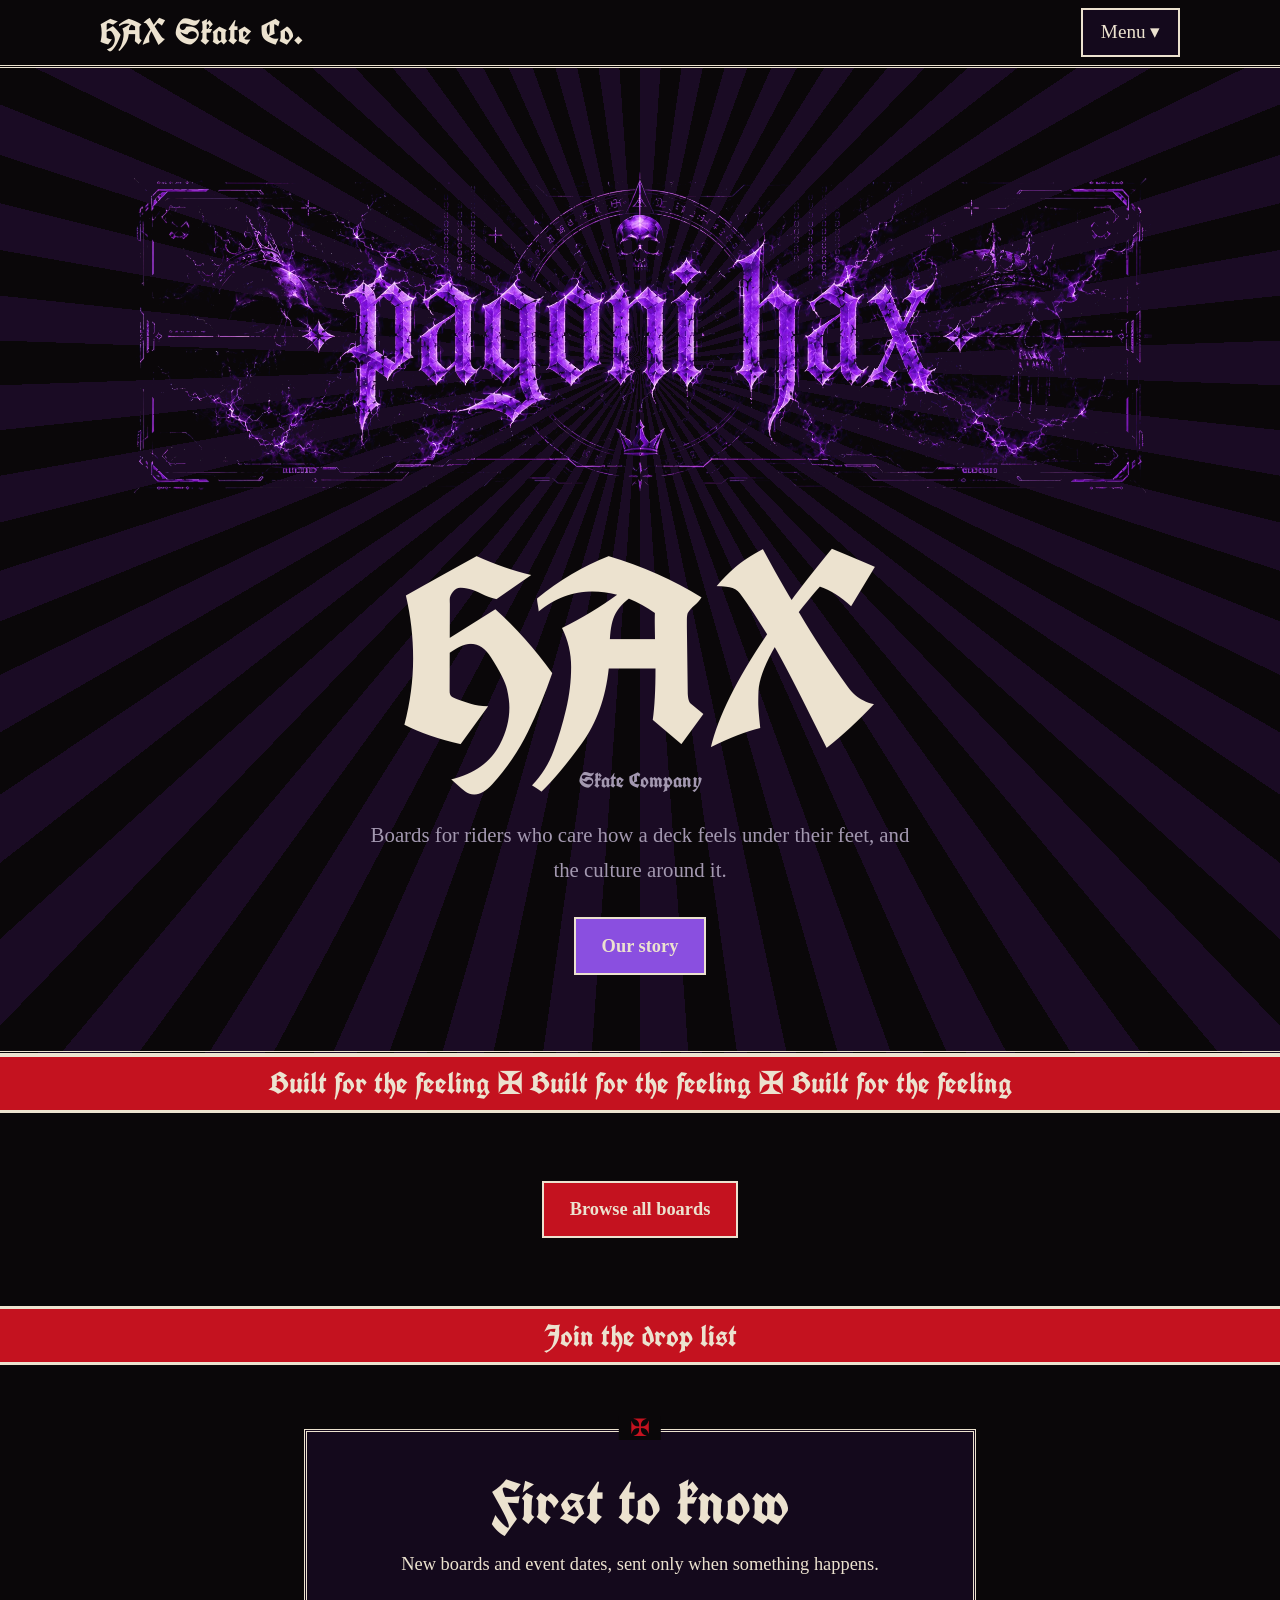
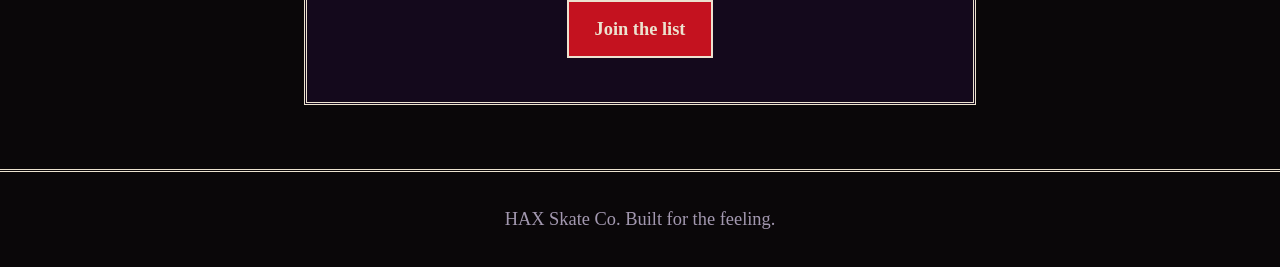
<file: index.html>
<!doctype html><html lang="en"><head><meta charset="utf-8"><meta name="viewport" content="width=device-width,initial-scale=1"><title>Built for the Feeling | HAX Skate Co.</title><meta name="description" content="HAX Skate Company makes skateboards for riders who care about how a board feels and the culture around it."><link rel="preconnect" href="https://fonts.googleapis.com"><link rel="preconnect" href="https://fonts.gstatic.com" crossorigin><link href="https://fonts.googleapis.com/css2?family=IM+Fell+English:ital@0;1&family=UnifrakturCook:wght@700&display=swap" rel="stylesheet"><link rel="stylesheet" href="styles.css"></head><body><header><div class="wrap"><a class="logo" href="/">HAX Skate Co.</a><details class="menu"><summary>Menu</summary><nav aria-label="Main"><a href="/" aria-current="page">Home</a><a href="/boards">Boards</a><a href="/story">Story</a><a href="/out-there">Out There</a><a href="/newsletter">Newsletter</a></nav></details></div></header><main><div class="hero"><div class="slot hero-slot"><img src="images/hero.jpg" alt="Pagoni Hax logo banner in purple gothic lettering with skulls and lightning"></div><h1>HAX</h1><p class="sub">Skate Company</p><p>Boards for riders who care how a deck feels under their feet, and the culture around it.</p><a class="btn alt" href="/story">Our story</a></div><div class="band">Built for the feeling &#10016; Built for the feeling &#10016; Built for the feeling</div><section><div class="wrap center"><a class="btn" href="/boards">Browse all boards</a></div></section><div class="band">Join the drop list</div><section><div class="wrap"><div class="frame"><h2>First to know</h2><p>New boards and event dates, sent only when something happens.</p><a class="btn" href="/newsletter">Join the list</a></div></div></section></main><footer><div class="wrap">HAX Skate Co. Built for the feeling.</div></footer></body></html>
</file>
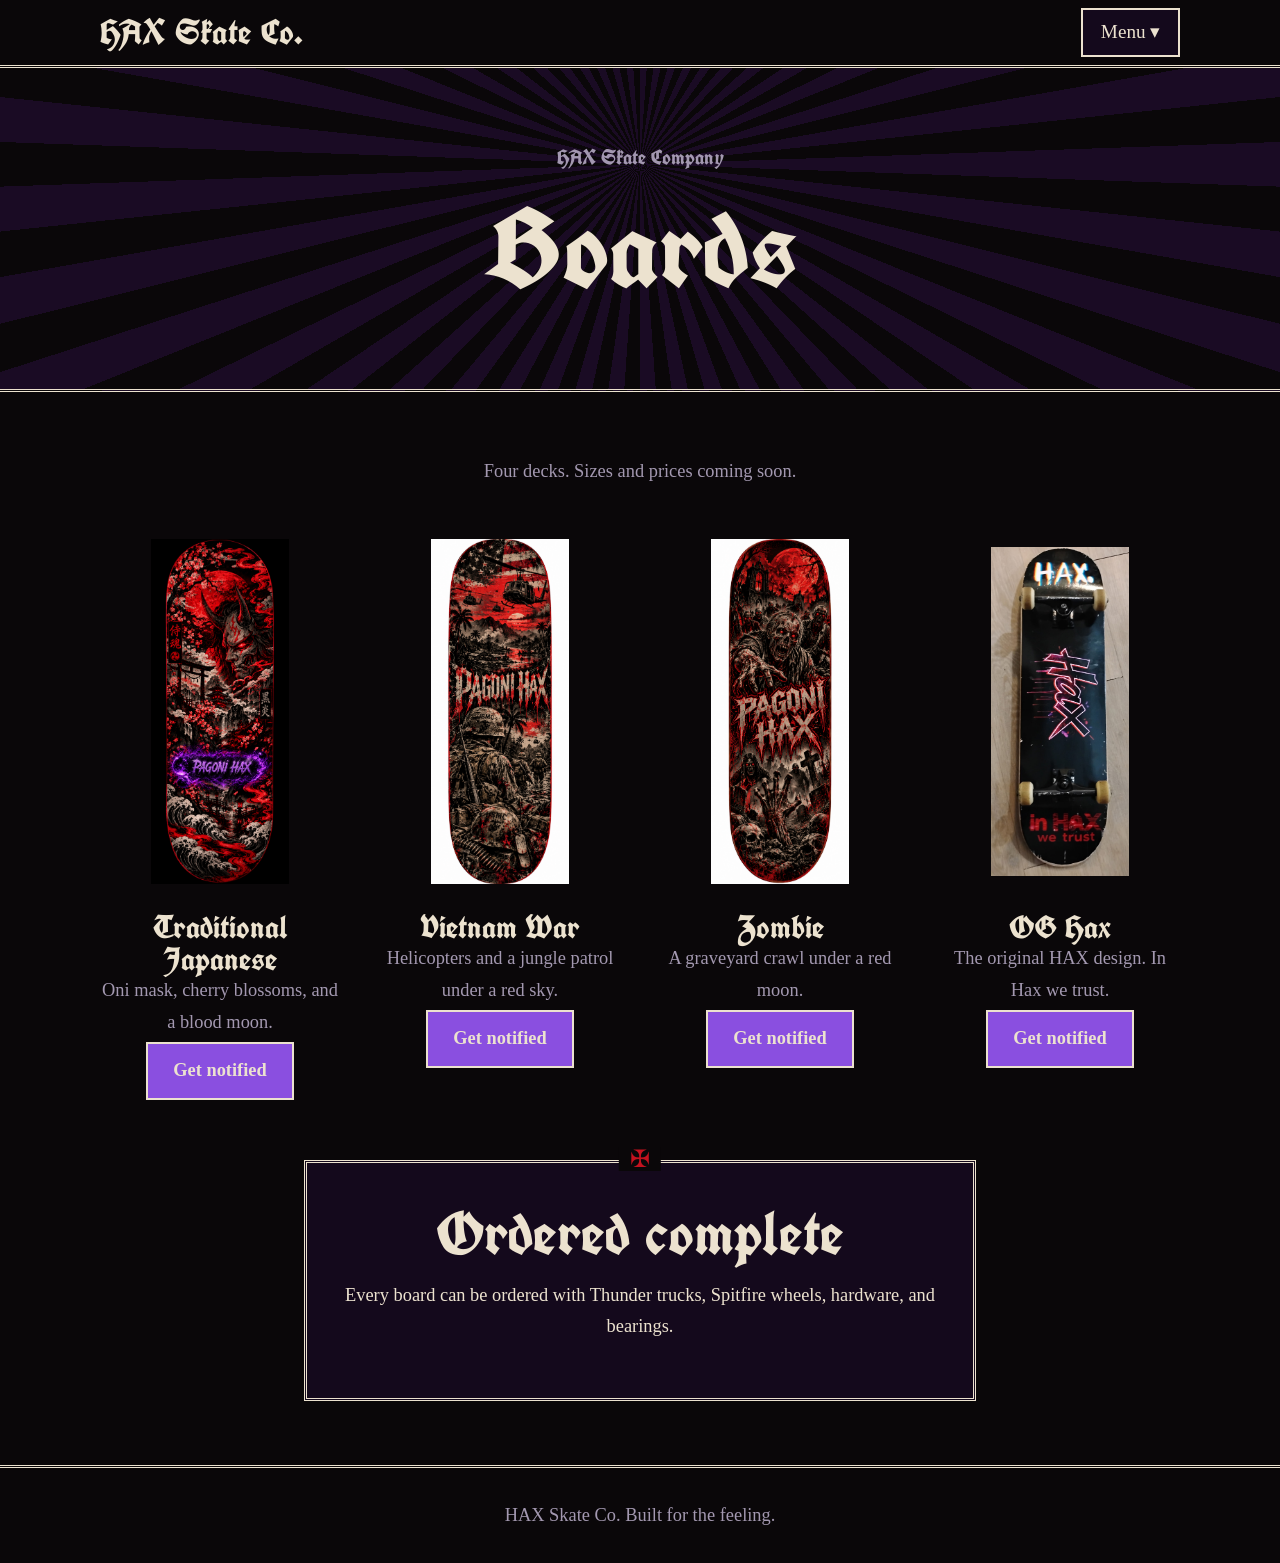
<file: boards.html>
<!doctype html><html lang="en"><head><meta charset="utf-8"><meta name="viewport" content="width=device-width,initial-scale=1"><title>Boards | HAX Skate Co.</title><meta name="description" content="HAX Skate Company makes skateboards for riders who care about how a board feels and the culture around it."><link rel="preconnect" href="https://fonts.googleapis.com"><link rel="preconnect" href="https://fonts.gstatic.com" crossorigin><link href="https://fonts.googleapis.com/css2?family=IM+Fell+English:ital@0;1&family=UnifrakturCook:wght@700&display=swap" rel="stylesheet"><link rel="stylesheet" href="styles.css"></head><body><header><div class="wrap"><a class="logo" href="/">HAX Skate Co.</a><details class="menu"><summary>Menu</summary><nav aria-label="Main"><a href="/">Home</a><a href="/boards" aria-current="page">Boards</a><a href="/story">Story</a><a href="/out-there">Out There</a><a href="/newsletter">Newsletter</a></nav></details></div></header><main><div class="hero small"><p class="sub">HAX Skate Company</p><h1>Boards</h1></div><section><div class="wrap"><p class="lead">Four decks. Sizes and prices coming soon.</p><div class="decks"><div class="deck"><div class="slot"><img src="images/deck-japanese.png" alt="Traditional Japanese deck: oni mask, cherry blossoms, and a red moon" loading="lazy"></div><h3>Traditional Japanese</h3><p>Oni mask, cherry blossoms, and a blood moon.</p><a class="btn alt" href="/newsletter">Get notified</a></div><div class="deck"><div class="slot"><img src="images/deck-vietnam.png" alt="Vietnam War deck: helicopters over the jungle and Marines on patrol" loading="lazy"></div><h3>Vietnam War</h3><p>Helicopters and a jungle patrol under a red sky.</p><a class="btn alt" href="/newsletter">Get notified</a></div><div class="deck"><div class="slot"><img src="images/deck-zombie.png" alt="Zombie deck: a zombie and skulls in a graveyard" loading="lazy"></div><h3>Zombie</h3><p>A graveyard crawl under a red moon.</p><a class="btn alt" href="/newsletter">Get notified</a></div><div class="deck"><div class="slot"><img src="images/deck-og.jpg" alt="OG HAX deck with the neon Hax logo" loading="lazy"></div><h3>OG Hax</h3><p>The original HAX design. In Hax we trust.</p><a class="btn alt" href="/newsletter">Get notified</a></div></div><div class="frame"><h2>Ordered complete</h2><p>Every board can be ordered with Thunder trucks, Spitfire wheels, hardware, and bearings.</p></div></div></section></main><footer><div class="wrap">HAX Skate Co. Built for the feeling.</div></footer></body></html>
</file>
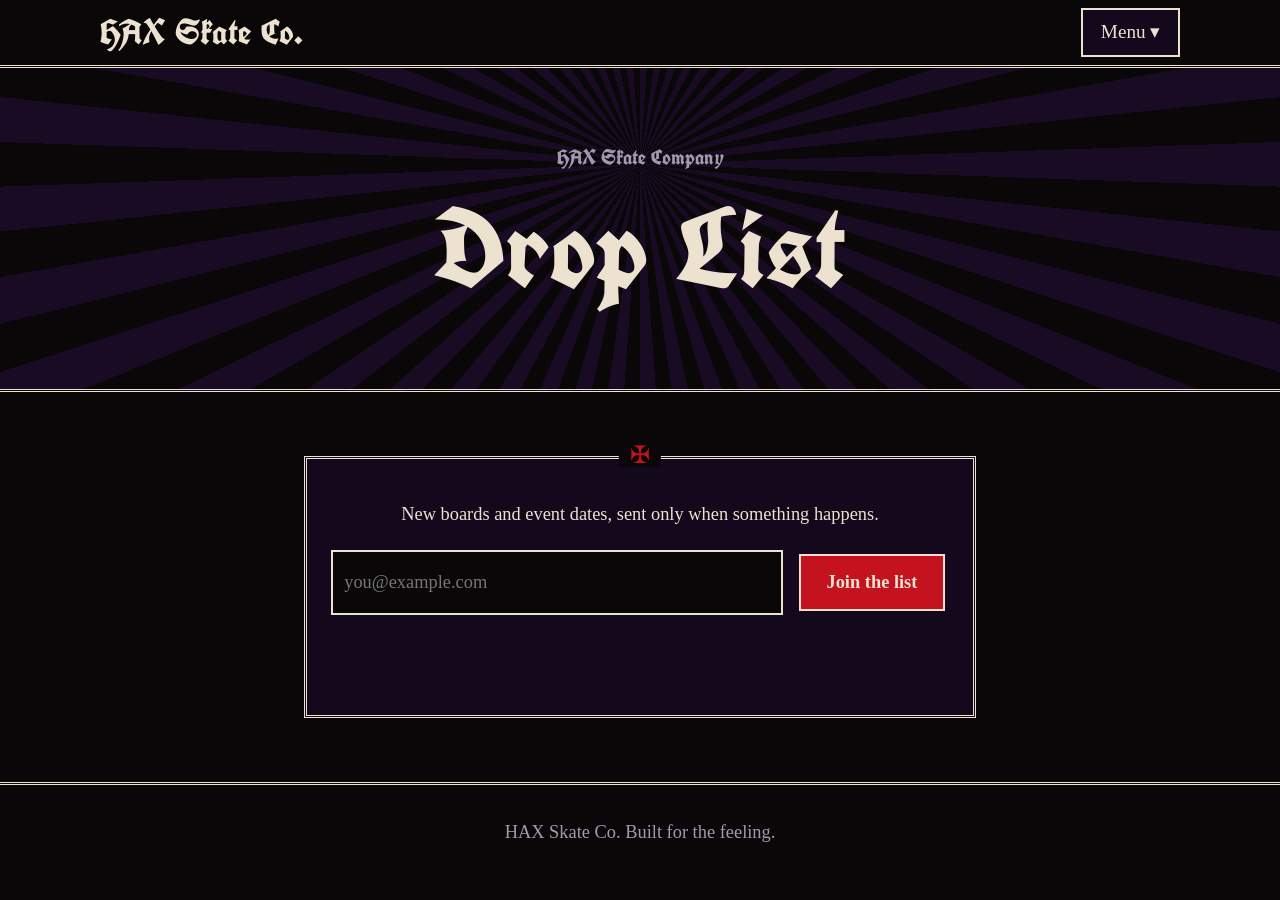
<file: newsletter.html>
<!doctype html><html lang="en"><head><meta charset="utf-8"><meta name="viewport" content="width=device-width,initial-scale=1"><title>Newsletter | HAX Skate Co.</title><meta name="description" content="HAX Skate Company makes skateboards for riders who care about how a board feels and the culture around it."><link rel="preconnect" href="https://fonts.googleapis.com"><link rel="preconnect" href="https://fonts.gstatic.com" crossorigin><link href="https://fonts.googleapis.com/css2?family=IM+Fell+English:ital@0;1&family=UnifrakturCook:wght@700&display=swap" rel="stylesheet"><link rel="stylesheet" href="styles.css"></head><body><header><div class="wrap"><a class="logo" href="/">HAX Skate Co.</a><details class="menu"><summary>Menu</summary><nav aria-label="Main"><a href="/">Home</a><a href="/boards">Boards</a><a href="/story">Story</a><a href="/out-there">Out There</a><a href="/newsletter" aria-current="page">Newsletter</a></nav></details></div></header><main><div class="hero small"><p class="sub">HAX Skate Company</p><h1>Drop List</h1></div><section><div class="wrap"><div class="frame"><p>New boards and event dates, sent only when something happens.</p>
<form id="f" action="https://formsubmit.co/ajax/pagonihaxco@yahoo.com" method="POST">
  <input id="e" name="email" type="email" required placeholder="you@example.com" autocomplete="email" aria-label="Email address">
  <input type="hidden" name="_subject" value="New HAX Skate Co. Drop List signup">
  <input type="text" name="_honey" style="display:none" tabindex="-1" autocomplete="off">
  <button class="btn" type="submit">Join the list</button>
</form>
<p id="msg" role="status"></p></div></div></section>
<script>
document.getElementById("f").addEventListener("submit", async function (e) {
  e.preventDefault();
  const msg = document.getElementById("msg");
  const btn = this.querySelector("button");
  btn.disabled = true;
  msg.textContent = "Adding you...";
  try {
    const res = await fetch(this.action, {
      method: "POST",
      headers: { "Accept": "application/json" },
      body: new FormData(this)
    });
    const data = await res.json().catch(function () { return {}; });
    console.log("FormSubmit response:", res.status, data);
    if (!res.ok || data.success === false || data.success === "false") {
      throw new Error(data.message || "Request failed");
    }
    msg.textContent = "You are on the list: " + document.getElementById("e").value;
    this.reset();
  } catch (err) {
    msg.textContent = "Something went wrong: " + err.message;
  } finally {
    btn.disabled = false;
  }
});
</script></main><footer><div class="wrap">HAX Skate Co. Built for the feeling.</div></footer></body></html>
</file>
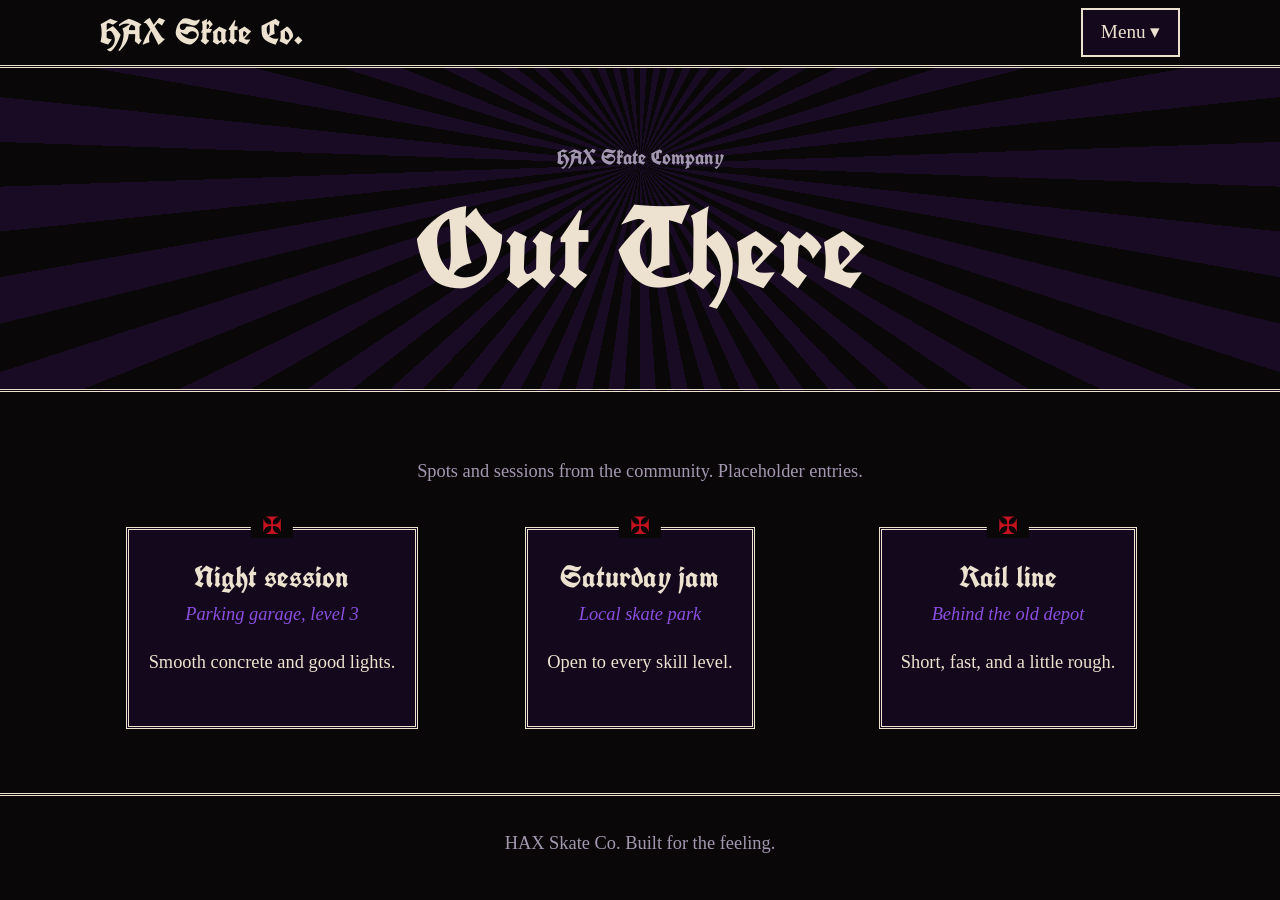
<file: out-there.html>
<!doctype html><html lang="en"><head><meta charset="utf-8"><meta name="viewport" content="width=device-width,initial-scale=1"><title>Out There | HAX Skate Co.</title><meta name="description" content="HAX Skate Company makes skateboards for riders who care about how a board feels and the culture around it."><link rel="preconnect" href="https://fonts.googleapis.com"><link rel="preconnect" href="https://fonts.gstatic.com" crossorigin><link href="https://fonts.googleapis.com/css2?family=IM+Fell+English:ital@0;1&family=UnifrakturCook:wght@700&display=swap" rel="stylesheet"><link rel="stylesheet" href="styles.css"></head><body><header><div class="wrap"><a class="logo" href="/">HAX Skate Co.</a><details class="menu"><summary>Menu</summary><nav aria-label="Main"><a href="/">Home</a><a href="/boards">Boards</a><a href="/story">Story</a><a href="/out-there" aria-current="page">Out There</a><a href="/newsletter">Newsletter</a></nav></details></div></header><main><div class="hero small"><p class="sub">HAX Skate Company</p><h1>Out There</h1></div><section><div class="wrap"><p class="lead">Spots and sessions from the community. Placeholder entries.</p><div class="list"><article class="frame"><h3>Night session</h3><p class="meta">Parking garage, level 3</p><p>Smooth concrete and good lights.</p></article><article class="frame"><h3>Saturday jam</h3><p class="meta">Local skate park</p><p>Open to every skill level.</p></article><article class="frame"><h3>Rail line</h3><p class="meta">Behind the old depot</p><p>Short, fast, and a little rough.</p></article></div></div></section></main><footer><div class="wrap">HAX Skate Co. Built for the feeling.</div></footer></body></html>
</file>
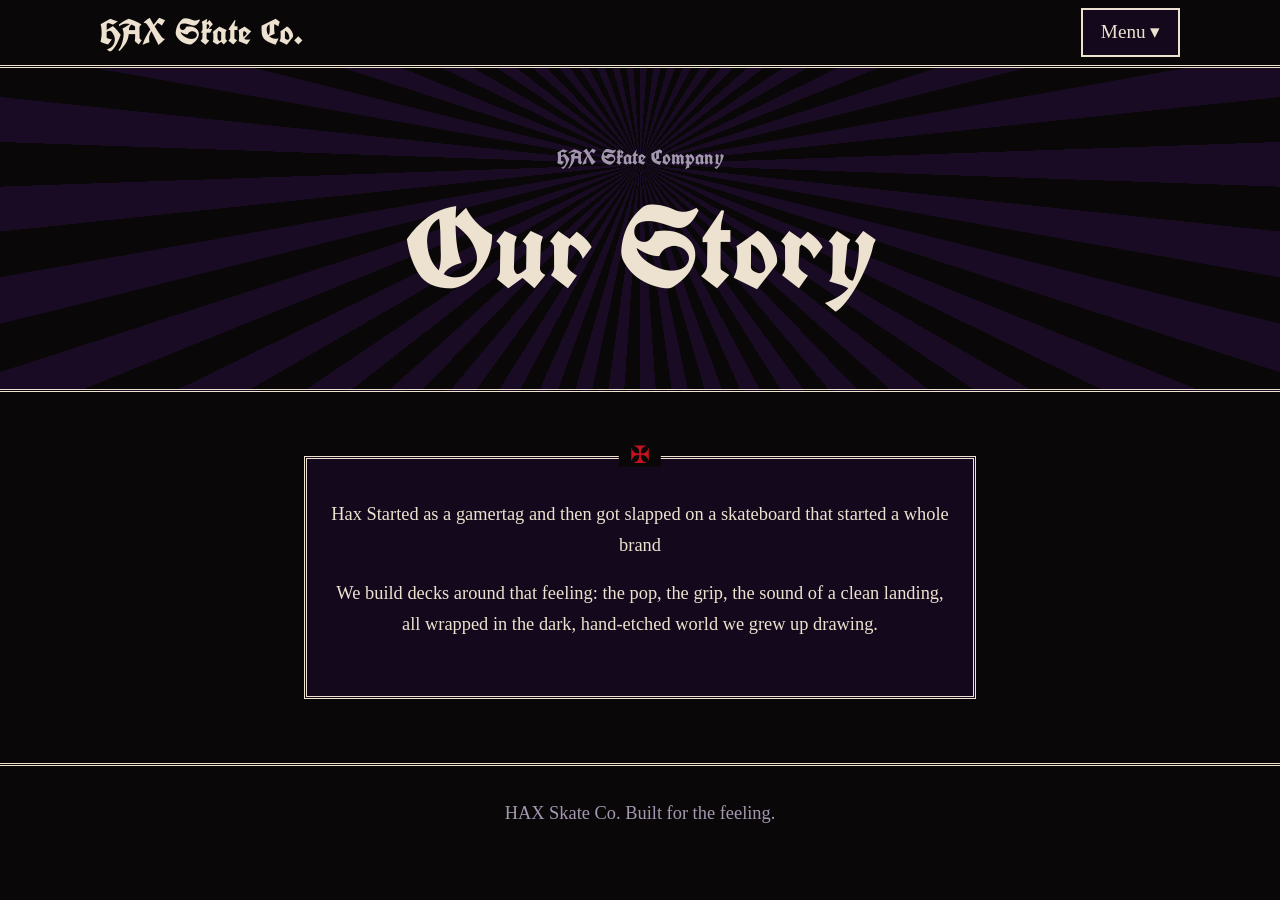
<file: story.html>
<!doctype html><html lang="en"><head><meta charset="utf-8"><meta name="viewport" content="width=device-width,initial-scale=1"><title>Story | HAX Skate Co.</title><meta name="description" content="HAX Skate Company makes skateboards for riders who care about how a board feels and the culture around it."><link rel="preconnect" href="https://fonts.googleapis.com"><link rel="preconnect" href="https://fonts.gstatic.com" crossorigin><link href="https://fonts.googleapis.com/css2?family=IM+Fell+English:ital@0;1&family=UnifrakturCook:wght@700&display=swap" rel="stylesheet"><link rel="stylesheet" href="styles.css"></head><body><header><div class="wrap"><a class="logo" href="/">HAX Skate Co.</a><details class="menu"><summary>Menu</summary><nav aria-label="Main"><a href="/">Home</a><a href="/boards">Boards</a><a href="/story" aria-current="page">Story</a><a href="/out-there">Out There</a><a href="/newsletter">Newsletter</a></nav></details></div></header><main><div class="hero small"><p class="sub">HAX Skate Company</p><h1>Our Story</h1></div><section><div class="wrap"><div class="frame"><p>Hax Started as a gamertag and then got slapped on a skateboard that started a whole brand</p><p>We build decks around that feeling: the pop, the grip, the sound of a clean landing, all wrapped in the dark, hand-etched world we grew up drawing.</p></div></div></section></main><footer><div class="wrap">HAX Skate Co. Built for the feeling.</div></footer></body></html>
</file>
<file: styles.css>
:root{--ink:#0a0709;--plate:#14091c;--bone:#ece2cf;--ash:#a398b0;--v:#8a4fe0;--red:#c4121f}
*{box-sizing:border-box;margin:0}
body{background:var(--ink);color:var(--bone);font:1.15rem/1.7 "IM Fell English",Georgia,serif}
h1,h2,h3,.logo,.band,.sub{font-family:"UnifrakturCook","IM Fell English",serif;font-weight:700;line-height:1}
a{color:var(--bone)}a:focus-visible,button:focus-visible,input:focus-visible{outline:3px solid var(--v);outline-offset:3px}
.wrap{max-width:70rem;margin:0 auto;padding:0 1.25rem}
header{border-bottom:3px double var(--bone);background:var(--ink);position:sticky;top:0;z-index:5}
header .wrap{display:flex;flex-wrap:wrap;align-items:center;justify-content:space-between;gap:.4rem 1.5rem;padding-top:.5rem;padding-bottom:.5rem}
.logo{font-size:2.2rem;text-decoration:none}
nav{display:flex;flex-wrap:wrap;gap:.2rem 1.5rem;font-size:1.2rem}
nav a{text-decoration:none;border-bottom:2px solid transparent}nav a:hover,nav a[aria-current]{border-bottom-color:var(--v)}
.hero{text-align:center;padding:4rem 1rem 4.5rem;border-bottom:3px double var(--bone);background:repeating-conic-gradient(from 0deg at 50% 30%,#1a0b24 0 4deg,var(--ink) 4deg 8deg)}
.crest-slot{width:min(14rem,48vw);aspect-ratio:1;margin:0 auto}
.hero h1{font-size:clamp(5.5rem,27vw,16rem);line-height:.8;margin:.5rem 0 1rem}
.hero.small h1{font-size:clamp(3.5rem,14vw,7rem);line-height:.95}
.sub{font-size:clamp(1.5rem,4.5vw,2.6rem);color:var(--v)}
.hero p{max-width:34rem;margin:1rem auto 1.6rem;color:var(--ash);font-size:1.3rem}
.band{background:var(--red);color:var(--bone);border-block:3px solid var(--bone);padding:.7rem 1rem;text-align:center;font-size:clamp(1.2rem,3.5vw,1.9rem)}
section{padding:4rem 0}
h2{font-size:clamp(2.4rem,6vw,3.8rem);margin-bottom:1rem;text-align:center}
.lead{max-width:38rem;margin:0 auto 2.5rem;text-align:center;color:var(--ash)}
.btn{display:inline-block;padding:.7rem 1.6rem;margin:.25rem;border:2px solid var(--bone);background:var(--red);color:var(--bone);font:inherit;font-weight:700;text-decoration:none;cursor:pointer;border-radius:0}
.btn:hover{background:var(--bone);color:var(--ink)}.btn.alt{background:var(--v)}.btn.alt:hover{background:var(--bone);color:var(--ink)}
.decks{display:grid;grid-template-columns:repeat(auto-fit,minmax(14rem,1fr));gap:2.5rem}
.deck{text-align:center}.deck .slot{height:23rem;aspect-ratio:9/24;max-width:100%;margin:0 auto}
.deck h3{font-size:2rem;margin-top:1rem}.deck p{color:var(--ash)}
.frame{position:relative;border:3px double var(--bone);padding:2.5rem 1.5rem;background:var(--plate);max-width:42rem;margin:0 auto;text-align:center}
.frame::before{content:"\2720";position:absolute;top:-1rem;left:50%;transform:translateX(-50%);background:var(--ink);padding:0 .7rem;color:var(--red);font-size:1.5rem;line-height:1}
.frame p{margin-bottom:1rem}.meta{color:var(--v);font-style:italic}
.list{display:grid;gap:1.5rem;grid-template-columns:repeat(auto-fit,minmax(16rem,1fr))}
.list .frame{padding:2rem 1.2rem}.list h3{font-size:1.9rem;margin-bottom:.4rem}
form{display:flex;flex-wrap:wrap;gap:.75rem;justify-content:center;margin-top:1.2rem}
input{flex:1 1 14rem;padding:.7rem;border:2px solid var(--bone);background:var(--ink);color:var(--bone);font:inherit;border-radius:0}
#msg{margin-top:1rem;min-height:1.7rem}
footer{border-top:3px double var(--bone);padding:2rem 0;text-align:center;color:var(--ash)}
.slot{border:3px dashed var(--v);background:var(--plate);display:flex;align-items:center;justify-content:center;color:var(--ash);text-align:center;font-size:1rem;overflow:hidden}
.slot:empty::before{content:attr(data-slot)}
.slot img{width:100%;height:100%;object-fit:contain;display:block}
.slot:has(img){border:0;background:none}
.center{text-align:center}
.menu{position:relative}
.menu summary{list-style:none;cursor:pointer;border:2px solid var(--bone);background:var(--plate);padding:.4rem 1.1rem;font-size:1.2rem}
.menu summary::-webkit-details-marker{display:none}
.menu summary::after{content:" \25BE"}.menu[open] summary::after{content:" \25B4"}
.menu summary:focus-visible{outline:3px solid var(--v);outline-offset:3px}
.menu nav{position:absolute;right:0;top:calc(100% + .5rem);min-width:13rem;flex-direction:column;flex-wrap:nowrap;gap:0;background:var(--plate);border:3px double var(--bone);z-index:10}
.menu nav a{padding:.7rem 1.1rem;border-bottom:1px solid var(--v);border-left:4px solid transparent}
.menu nav a:last-child{border-bottom:0}
.menu nav a:hover,.menu nav a[aria-current]{border-left-color:var(--red);background:var(--ink);border-bottom-color:var(--v)}
.decks+.frame{margin-top:3.5rem}
.hero-slot{width:min(64rem,100%);aspect-ratio:1983/793;margin:0 auto}
.hero-slot img{mix-blend-mode:lighten}
</file>
